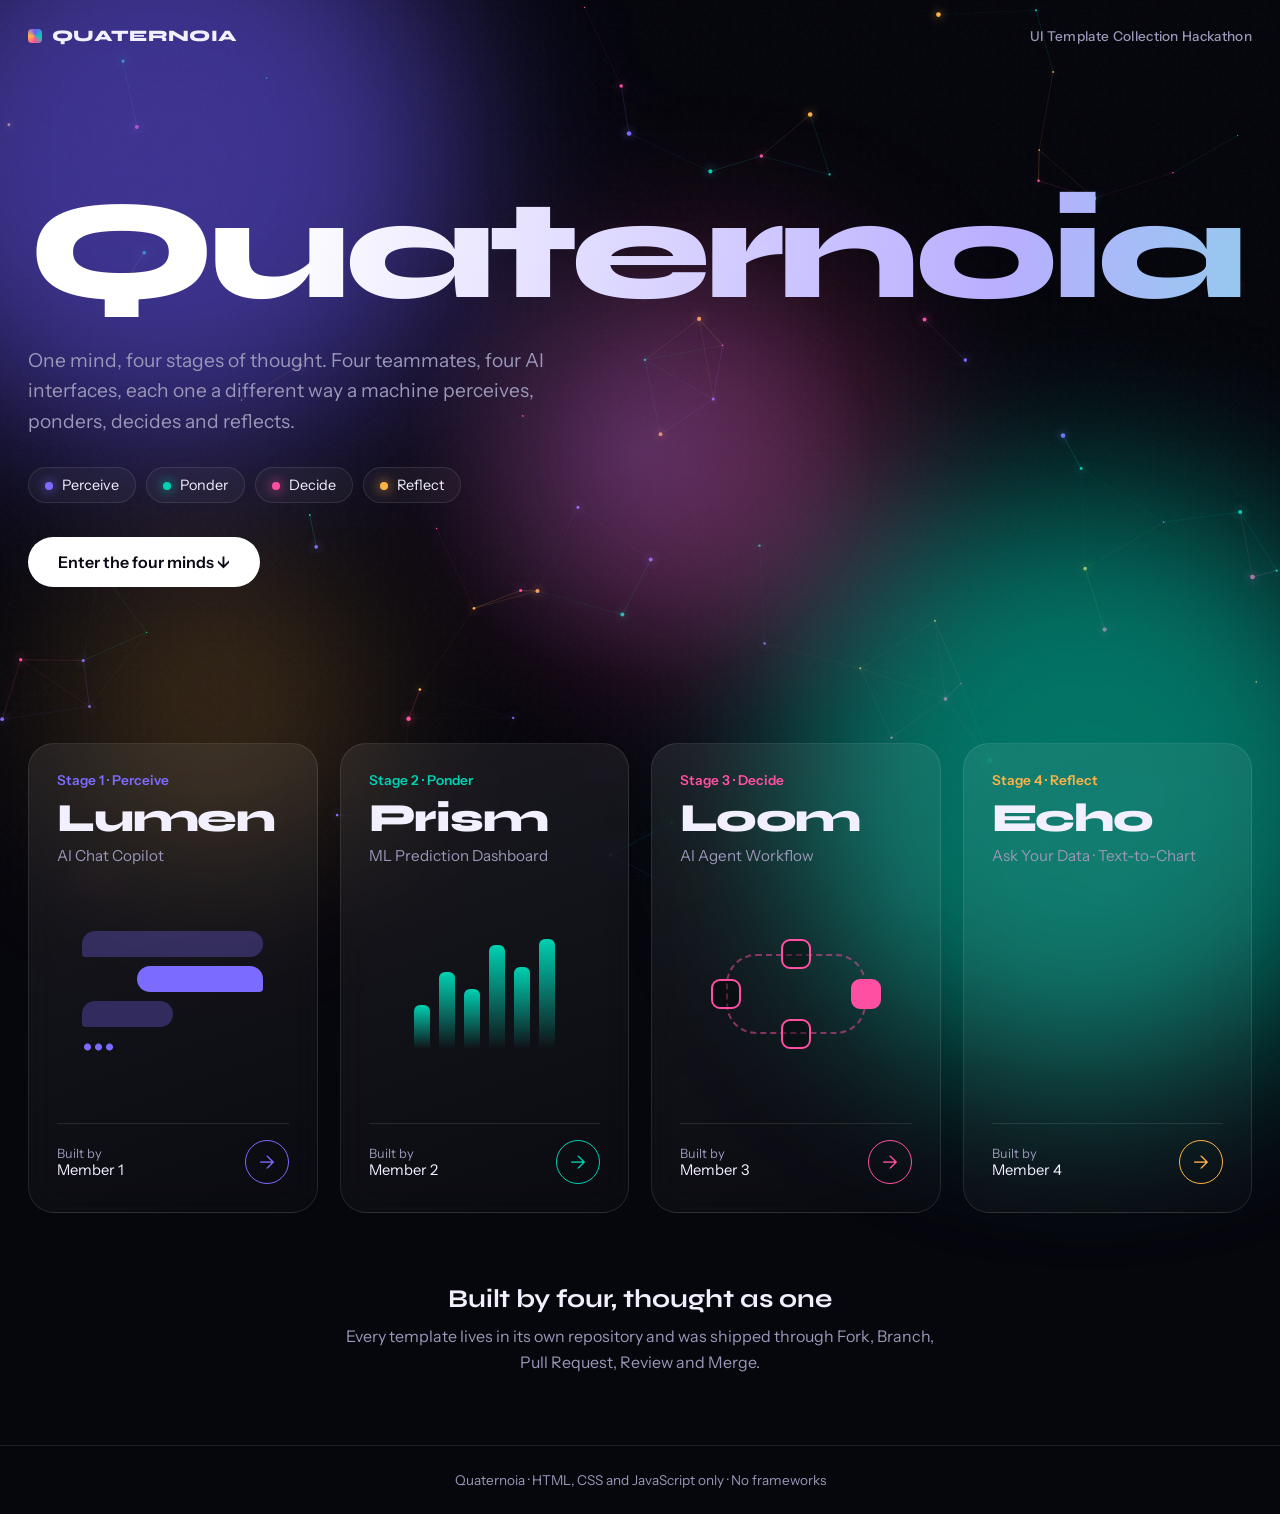
<file: index.html>
<!doctype html>
<html lang="en">
  <head>
    <meta charset="UTF-8" />
    <meta name="viewport" content="width=device-width, initial-scale=1" />
    <title>Quaternoia — Four Stages of Machine Thought</title>
    <link rel="preconnect" href="https://fonts.googleapis.com" />
    <link
      href="https://fonts.googleapis.com/css2?family=Syne:wght@600;800&family=Instrument+Sans:wght@400;500;600&display=swap"
      rel="stylesheet"
    />
    <style>
      :root {
        --bg: #06060d;
        --ink: #f2f0ff;
        --mute: #9a97b8;
        --card: rgba(255, 255, 255, 0.04);
        --line: rgba(255, 255, 255, 0.1);
      }
      * {
        box-sizing: border-box;
        margin: 0;
        padding: 0;
      }
      html {
        scroll-behavior: smooth;
      }
      body {
        background: var(--bg);
        color: var(--ink);
        font-family: "Instrument Sans", system-ui, sans-serif;
        min-height: 100vh;
        overflow-x: hidden;
      }
      canvas#sky {
        position: fixed;
        inset: 0;
        z-index: 0;
      }
      .aurora {
        position: fixed;
        inset: 0;
        z-index: 0;
        filter: blur(90px);
        opacity: 0.55;
        pointer-events: none;
      }
      .aurora i {
        position: absolute;
        width: 46vmax;
        height: 46vmax;
        border-radius: 50%;
        animation: drift 22s ease-in-out infinite alternate;
      }
      .aurora i:nth-child(1) {
        background: #6d5bff;
        top: -15%;
        left: -10%;
      }
      .aurora i:nth-child(2) {
        background: #00d1b2;
        bottom: -20%;
        right: -8%;
        animation-duration: 28s;
      }
      .aurora i:nth-child(3) {
        background: #ff4fa3;
        top: 30%;
        left: 40%;
        width: 30vmax;
        height: 30vmax;
        animation-duration: 34s;
        opacity: 0.6;
      }
      .aurora i:nth-child(4) {
        background: #ffb347;
        bottom: 5%;
        left: 5%;
        width: 24vmax;
        height: 24vmax;
        animation-duration: 26s;
        opacity: 0.4;
      }
      @keyframes drift {
        to {
          transform: translate(18vw, -12vh) scale(1.25) rotate(40deg);
        }
      }
      .grain {
        position: fixed;
        inset: 0;
        z-index: 1;
        pointer-events: none;
        opacity: 0.07;
        background-image: url("data:image/svg+xml,%3Csvg xmlns='http://www.w3.org/2000/svg' width='160' height='160'%3E%3Cfilter id='n'%3E%3CfeTurbulence baseFrequency='.9'/%3E%3C/filter%3E%3Crect width='160' height='160' filter='url(%23n)'/%3E%3C/svg%3E");
      }
      #glow {
        position: fixed;
        width: 520px;
        height: 520px;
        border-radius: 50%;
        z-index: 1;
        pointer-events: none;
        background: radial-gradient(
          circle,
          rgba(150, 130, 255, 0.2),
          transparent 65%
        );
        transform: translate(-50%, -50%);
        left: 50%;
        top: 50%;
      }
      main {
        position: relative;
        z-index: 2;
        max-width: 1280px;
        margin: auto;
        padding: 0 28px;
      }
      nav {
        display: flex;
        justify-content: space-between;
        align-items: center;
        padding: 26px 0;
        font-family: Syne;
        font-weight: 800;
        letter-spacing: 0.02em;
      }
      nav span:last-child {
        font: 500 0.85rem "Instrument Sans";
        color: var(--mute);
      }
      .logo {
        display: flex;
        gap: 10px;
        align-items: center;
      }
      .logo b {
        width: 14px;
        height: 14px;
        border-radius: 4px;
        background: conic-gradient(#6d5bff, #00d1b2, #ff4fa3, #ffb347, #6d5bff);
        animation: spin 6s linear infinite;
      }
      @keyframes spin {
        to {
          transform: rotate(360deg);
        }
      }
      .hero {
        min-height: 68vh;
        display: flex;
        flex-direction: column;
        justify-content: center;
        padding: 40px 0 20px;
      }
      h1 {
        font-family: Syne;
        font-weight: 800;
        font-size: clamp(3.2rem, 11vw, 9.5rem);
        line-height: 0.92;
        letter-spacing: -0.04em;
        background: linear-gradient(
          100deg,
          #fff 10%,
          #b9aeff 40%,
          #5ff0d6 65%,
          #ff8fc6 90%
        );
        background-size: 200% auto;
        -webkit-background-clip: text;
        background-clip: text;
        color: transparent;
        animation: shine 8s linear infinite;
      }
      @keyframes shine {
        to {
          background-position: 200% center;
        }
      }
      .lead {
        max-width: 560px;
        margin-top: 28px;
        font-size: 1.2rem;
        line-height: 1.6;
        color: var(--mute);
      }
      .stages {
        display: flex;
        gap: 10px;
        flex-wrap: wrap;
        margin-top: 30px;
      }
      .stages span {
        padding: 8px 16px;
        border: 1px solid var(--line);
        border-radius: 99px;
        font-size: 0.9rem;
        background: var(--card);
        backdrop-filter: blur(8px);
      }
      .stages span::before {
        content: "";
        display: inline-block;
        width: 8px;
        height: 8px;
        border-radius: 50%;
        background: var(--c);
        margin-right: 9px;
        box-shadow: 0 0 12px var(--c);
      }
      .cta {
        margin-top: 34px;
      }
      .cta a {
        display: inline-block;
        padding: 15px 30px;
        border-radius: 99px;
        background: #fff;
        color: #0a0a14;
        font-weight: 600;
        text-decoration: none;
        transition: 0.3s;
      }
      .cta a:hover {
        transform: translateY(-3px);
        box-shadow: 0 12px 40px rgba(150, 130, 255, 0.55);
      }
      .grid {
        display: grid;
        grid-template-columns: repeat(auto-fit, minmax(255px, 1fr));
        gap: 22px;
        padding: 60px 0 40px;
        perspective: 1200px;
      }
      .card {
        --c: #fff;
        position: relative;
        display: flex;
        flex-direction: column;
        min-height: 470px;
        padding: 28px;
        border-radius: 26px;
        text-decoration: none;
        color: inherit;
        background: linear-gradient(
          160deg,
          rgba(255, 255, 255, 0.08),
          rgba(255, 255, 255, 0.02)
        );
        border: 1px solid var(--line);
        backdrop-filter: blur(16px);
        overflow: hidden;
        transform-style: preserve-3d;
        transition:
          transform 0.25s ease,
          border-color 0.3s,
          box-shadow 0.4s;
        opacity: 0;
        animation: rise 0.9s cubic-bezier(0.2, 0.8, 0.2, 1) forwards;
      }
      .card:nth-child(2) {
        animation-delay: 0.12s;
      }
      .card:nth-child(3) {
        animation-delay: 0.24s;
      }
      .card:nth-child(4) {
        animation-delay: 0.36s;
      }
      @keyframes rise {
        from {
          opacity: 0;
          transform: translateY(60px);
        }
        to {
          opacity: 1;
        }
      }
      .card::before {
        content: "";
        position: absolute;
        inset: 0;
        background: radial-gradient(
          420px circle at var(--mx, 50%) var(--my, 0%),
          color-mix(in srgb, var(--c) 38%, transparent),
          transparent 60%
        );
        opacity: 0;
        transition: opacity 0.4s;
      }
      .card:hover {
        border-color: var(--c);
        box-shadow: 0 30px 80px -20px var(--c);
      }
      .card:hover::before {
        opacity: 1;
      }
      .card > * {
        position: relative;
      }
      .stage {
        font-size: 0.85rem;
        color: var(--c);
        font-weight: 600;
      }
      .card h2 {
        font-family: Syne;
        font-weight: 800;
        font-size: 2.5rem;
        letter-spacing: -0.03em;
        margin: 6px 0 4px;
      }
      .card .kind {
        color: var(--mute);
        font-size: 0.95rem;
      }
      .art {
        flex: 1;
        display: flex;
        align-items: center;
        justify-content: center;
        margin: 18px 0;
        min-height: 130px;
        transition: transform 0.4s;
      }
      .card:hover .art {
        transform: scale(1.1) translateZ(40px);
      }
      .who {
        display: flex;
        align-items: center;
        justify-content: space-between;
        padding-top: 16px;
        border-top: 1px solid var(--line);
        font-size: 0.92rem;
      }
      .who em {
        font-style: normal;
        color: var(--mute);
        display: block;
        font-size: 0.8rem;
      }
      .go {
        width: 44px;
        height: 44px;
        border-radius: 50%;
        display: grid;
        place-items: center;
        border: 1px solid var(--c);
        color: var(--c);
        transition: 0.35s;
        font-size: 1.2rem;
      }
      .card:hover .go {
        background: var(--c);
        color: #0a0a14;
        transform: rotate(-45deg) scale(1.1);
      }
      /* art 1: chat */
      .chat {
        display: grid;
        gap: 9px;
        width: 78%;
      }
      .chat i {
        height: 26px;
        border-radius: 14px 14px 14px 4px;
        background: color-mix(in srgb, var(--c) 30%, transparent);
        animation: pop 3.2s infinite;
      }
      .chat i:nth-child(2) {
        width: 70%;
        margin-left: auto;
        border-radius: 14px 14px 4px 14px;
        background: var(--c);
        animation-delay: 0.6s;
      }
      .chat i:nth-child(3) {
        width: 50%;
        animation-delay: 1.2s;
      }
      .chat i:nth-child(4) {
        width: 34px;
        height: 22px;
        animation-delay: 1.8s;
        background: radial-gradient(circle, var(--c) 3px, transparent 4px) 0
          50%/11px 100% repeat-x;
      }
      @keyframes pop {
        0%,
        10% {
          opacity: 0;
          transform: translateY(10px);
        }
        25%,
        85% {
          opacity: 1;
          transform: none;
        }
        100% {
          opacity: 0;
        }
      }
      /* art 2: bars */
      .bars {
        display: flex;
        align-items: flex-end;
        gap: 9px;
        height: 110px;
      }
      .bars i {
        width: 16px;
        border-radius: 6px 6px 2px 2px;
        background: linear-gradient(var(--c), transparent);
        animation: grow 2.6s ease-in-out infinite alternate;
      }
      .bars i:nth-child(1) {
        height: 40%;
      }
      .bars i:nth-child(2) {
        height: 70%;
        animation-delay: 0.2s;
      }
      .bars i:nth-child(3) {
        height: 55%;
        animation-delay: 0.4s;
      }
      .bars i:nth-child(4) {
        height: 95%;
        animation-delay: 0.6s;
      }
      .bars i:nth-child(5) {
        height: 75%;
        animation-delay: 0.8s;
      }
      .bars i:nth-child(6) {
        height: 100%;
        animation-delay: 1s;
      }
      @keyframes grow {
        to {
          transform: scaleY(0.45);
          transform-origin: bottom;
        }
      }
      /* art 3: nodes */
      .nodes {
        position: relative;
        width: 170px;
        height: 110px;
      }
      .nodes i {
        position: absolute;
        width: 30px;
        height: 30px;
        border-radius: 9px;
        border: 2px solid var(--c);
        background: rgba(0, 0, 0, 0.4);
        animation: float 3s ease-in-out infinite alternate;
      }
      .nodes i:nth-child(1) {
        left: 0;
        top: 40px;
      }
      .nodes i:nth-child(2) {
        left: 70px;
        top: 0;
        animation-delay: 0.5s;
      }
      .nodes i:nth-child(3) {
        left: 70px;
        top: 80px;
        animation-delay: 1s;
      }
      .nodes i:nth-child(4) {
        right: 0;
        top: 40px;
        background: var(--c);
        animation-delay: 1.5s;
      }
      .nodes::before {
        content: "";
        position: absolute;
        inset: 15px 15px;
        border: 2px dashed color-mix(in srgb, var(--c) 50%, transparent);
        border-radius: 30px;
        animation: dash 4s linear infinite;
      }
      @keyframes float {
        to {
          transform: translateY(-9px);
        }
      }
      @keyframes dash {
        to {
          transform: rotate(3deg) scale(1.03);
        }
      }
      /* art 4: wave */
      .wave {
        display: flex;
        align-items: center;
        gap: 5px;
        height: 110px;
      }
      .wave i {
        width: 6px;
        border-radius: 4px;
        background: var(--c);
        animation: eq 1.2s ease-in-out infinite;
      }
      .wave i:nth-child(odd) {
        animation-delay: 0.15s;
      }
      .wave i:nth-child(3n) {
        animation-delay: 0.35s;
      }
      .wave i:nth-child(4n) {
        animation-delay: 0.55s;
      }
      @keyframes eq {
        0%,
        100% {
          height: 14px;
        }
        50% {
          height: 100px;
        }
      }
      .team {
        padding: 30px 0 70px;
        text-align: center;
      }
      .team h3 {
        font-family: Syne;
        font-size: 1.6rem;
        margin-bottom: 10px;
      }
      .team p {
        color: var(--mute);
        max-width: 600px;
        margin: auto;
        line-height: 1.6;
      }
      footer {
        position: relative;
        z-index: 2;
        text-align: center;
        padding: 26px;
        color: var(--mute);
        font-size: 0.85rem;
        border-top: 1px solid var(--line);
      }
      @media (max-width: 600px) {
        .card {
          min-height: 420px;
        }
      }
      @media (prefers-reduced-motion: reduce) {
        * {
          animation: none !important;
        }
        .card {
          opacity: 1;
        }
      }
    </style>
  </head>
  <body>
    <canvas id="sky"></canvas>
    <div class="aurora"><i></i><i></i><i></i><i></i></div>
    <div class="grain"></div>
    <div id="glow"></div>

    <main>
      <nav>
        <div class="logo"><b></b>QUATERNOIA</div>
        <span>UI Template Collection Hackathon</span>
      </nav>

      <section class="hero">
        <h1>Quaternoia</h1>
        <p class="lead">
          One mind, four stages of thought. Four teammates, four AI interfaces,
          each one a different way a machine perceives, ponders, decides and
          reflects.
        </p>
        <div class="stages" style="--c: #fff">
          <span style="--c: #7c6bff">Perceive</span
          ><span style="--c: #00d1b2">Ponder</span
          ><span style="--c: #ff4fa3">Decide</span
          ><span style="--c: #ffb347">Reflect</span>
        </div>
        <div class="cta"><a href="#worlds">Enter the four minds ↓</a></div>
      </section>

      <section class="grid" id="worlds"></section>

      <section class="team">
        <h3>Built by four, thought as one</h3>
        <p>
          Every template lives in its own repository and was shipped through
          Fork, Branch, Pull Request, Review and Merge.
        </p>
      </section>
    </main>
    <footer>Quaternoia · HTML, CSS and JavaScript only · No frameworks</footer>

    <script>
      
      const MINDS = [
        {
          stage: "Stage 1 · Perceive",
          name: "Lumen",
          kind: "AI Chat Copilot",
          color: "#7c6bff",
          art: "chat",
          member: "Member 1",
          repo: "https://20-mithra-06.github.io/quaternoia/lumen-ai-chat/",
        },
        {
          stage: "Stage 2 · Ponder",
          name: "Prism",
          kind: "ML Prediction Dashboard",
          color: "#00d1b2",
          art: "bars",
          member: "Member 2",
          repo: "https://20-mithra-06.github.io/quaternoia/prism-ml-dashboard/",
        },
        {
          stage: "Stage 3 · Decide",
          name: "Loom",
          kind: "AI Agent Workflow",
          color: "#ff4fa3",
          art: "nodes",
          member: "Member 3",
          repo: "https://20-mithra-06.github.io/quaternoia/loom-agent-workflow/",
        },
        {
          stage: "Stage 4 · Reflect",
          name: "Echo",
          kind: "Ask Your Data · Text-to-Chart",
          color: "#ffb347",
          art: "wave",
          member: "Member 4",
          repo: "https://github.com/YOUR-USERNAME-4/echo-ask-your-data",
        },
      ];
      const arts = {
        chat: '<div class="chat"><i></i><i></i><i></i><i></i></div>',
        bars: '<div class="bars"><i></i><i></i><i></i><i></i><i></i><i></i></div>',
        nodes: '<div class="nodes"><i></i><i></i><i></i><i></i></div>',
        wave: '<div class="wave">' + "<i></i>".repeat(13) + "</div>",
      };
      const grid = document.getElementById("worlds");
      MINDS.forEach((m) => {
        const a = document.createElement("a");
        a.className = "card";
        a.href = m.repo;
        a.target = "_blank";
        a.rel = "noopener";
        a.style.setProperty("--c", m.color);
        a.innerHTML = `<div class="stage">${m.stage}</div><h2>${m.name}</h2><div class="kind">${m.kind}</div>
  <div class="art">${arts[m.art]}</div>
  <div class="who"><div><em>Built by</em>${m.member}</div><div class="go">→</div></div>`;
        a.addEventListener("mousemove", (e) => {
          const r = a.getBoundingClientRect(),
            x = e.clientX - r.left,
            y = e.clientY - r.top;
          a.style.setProperty("--mx", x + "px");
          a.style.setProperty("--my", y + "px");
          a.style.transform = `rotateY(${(x / r.width - 0.5) * 14}deg) rotateX(${-(y / r.height - 0.5) * 14}deg) translateY(-8px)`;
        });
        a.addEventListener("mouseleave", () => (a.style.transform = ""));
        grid.appendChild(a);
      });

      /* cursor glow */
      const glow = document.getElementById("glow");
      addEventListener("mousemove", (e) => {
        glow.style.left = e.clientX + "px";
        glow.style.top = e.clientY + "px";
      });

      /* living neural sky */
      const cv = document.getElementById("sky"),
        ctx = cv.getContext("2d");
      let W,
        H,
        P = [],
        mouse = { x: -999, y: -999 };
      const cols = ["#7c6bff", "#00d1b2", "#ff4fa3", "#ffb347"];
      function size() {
        W = cv.width = innerWidth;
        H = cv.height = innerHeight;
        P = Array.from(
          { length: Math.min(110, Math.floor((W * H) / 14000)) },
          () => ({
            x: Math.random() * W,
            y: Math.random() * H,
            vx: (Math.random() - 0.5) * 0.5,
            vy: (Math.random() - 0.5) * 0.5,
            c: cols[(Math.random() * 4) | 0],
            r: Math.random() * 1.8 + 0.6,
          }),
        );
      }
      addEventListener("resize", size);
      size();
      addEventListener("mousemove", (e) => {
        mouse.x = e.clientX;
        mouse.y = e.clientY;
      });
      (function loop() {
        ctx.clearRect(0, 0, W, H);
        for (const p of P) {
          p.x += p.vx;
          p.y += p.vy;
          if (p.x < 0 || p.x > W) p.vx *= -1;
          if (p.y < 0 || p.y > H) p.vy *= -1;
          const dx = p.x - mouse.x,
            dy = p.y - mouse.y,
            d = Math.hypot(dx, dy);
          if (d < 140) {
            p.x += (dx / d) * 1.6;
            p.y += (dy / d) * 1.6;
          }
          ctx.beginPath();
          ctx.arc(p.x, p.y, p.r, 0, 7);
          ctx.fillStyle = p.c;
          ctx.shadowColor = p.c;
          ctx.shadowBlur = 10;
          ctx.fill();
        }
        ctx.shadowBlur = 0;
        for (let i = 0; i < P.length; i++)
          for (let j = i + 1; j < P.length; j++) {
            const d = Math.hypot(P[i].x - P[j].x, P[i].y - P[j].y);
            if (d < 120) {
              ctx.strokeStyle = P[i].c;
              ctx.globalAlpha = (1 - d / 120) * 0.28;
              ctx.beginPath();
              ctx.moveTo(P[i].x, P[i].y);
              ctx.lineTo(P[j].x, P[j].y);
              ctx.stroke();
              ctx.globalAlpha = 1;
            }
          }
        requestAnimationFrame(loop);
      })();
    </script>
  </body>
</html>
</file>
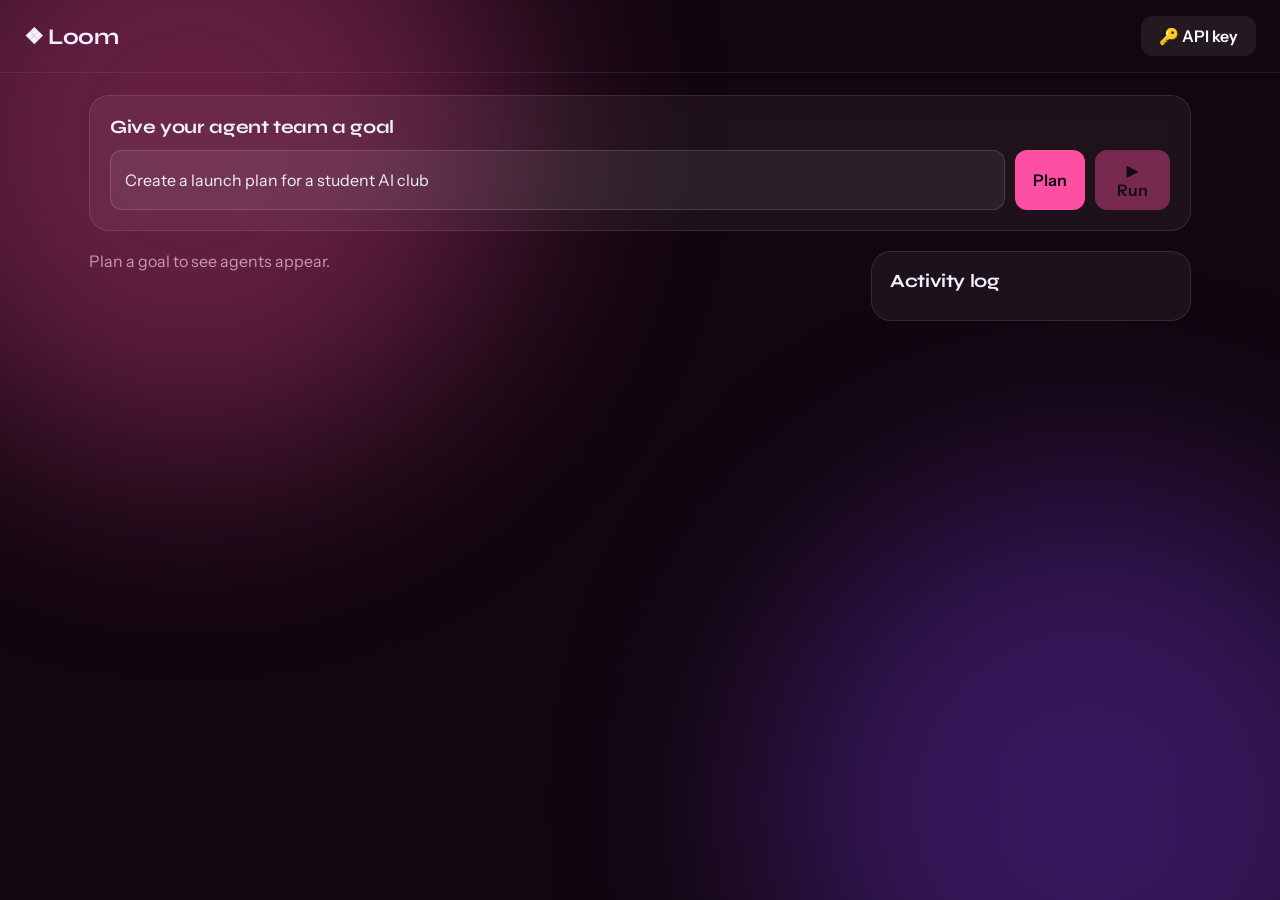
<file: loom-agent-workflow/index.html>
<!DOCTYPE html><html lang="en"><head><meta charset="UTF-8"><meta name="viewport" content="width=device-width,initial-scale=1"><link href="https://fonts.googleapis.com/css2?family=Syne:wght@600;800&family=Instrument+Sans:wght@400;500;600&display=swap" rel="stylesheet"><link rel="stylesheet" href="style.css"><title>Loom · AI Agent Workflow</title></head><body>
<header class="top"><h1>❖ Loom</h1><div><button class="ghost" id="keyBtn">🔑 API key</button></div></header>
<main class="wrap">
 <section class="glass goal"><h3>Give your agent team a goal</h3>
  <div class="row"><input id="goal" placeholder="e.g. Launch plan for a student coding club" value="Create a launch plan for a student AI club"><button id="plan">Plan</button><button id="run" disabled>▶ Run</button></div></section>
 <section class="cols"><div id="flow" class="flow"><p class="mut">Plan a goal to see agents appear.</p></div>
  <aside class="glass logp"><h3>Activity log</h3><div id="log"></div></aside></section>
</main>
<dialog id="keyDlg"><h3>Free Google Gemini key</h3><p>Create a free key at <a href="https://aistudio.google.com/apikey" target="_blank" rel="noopener">aistudio.google.com/apikey</a>. It is saved only in this browser.</p><input id="keyIn" type="password" placeholder="Paste API key (AIza...)"><input id="modelIn" placeholder="Model, default gemini-2.5-flash"><button id="keySave">Save</button></dialog>
<script src="script.js"></script></body></html>
</file>
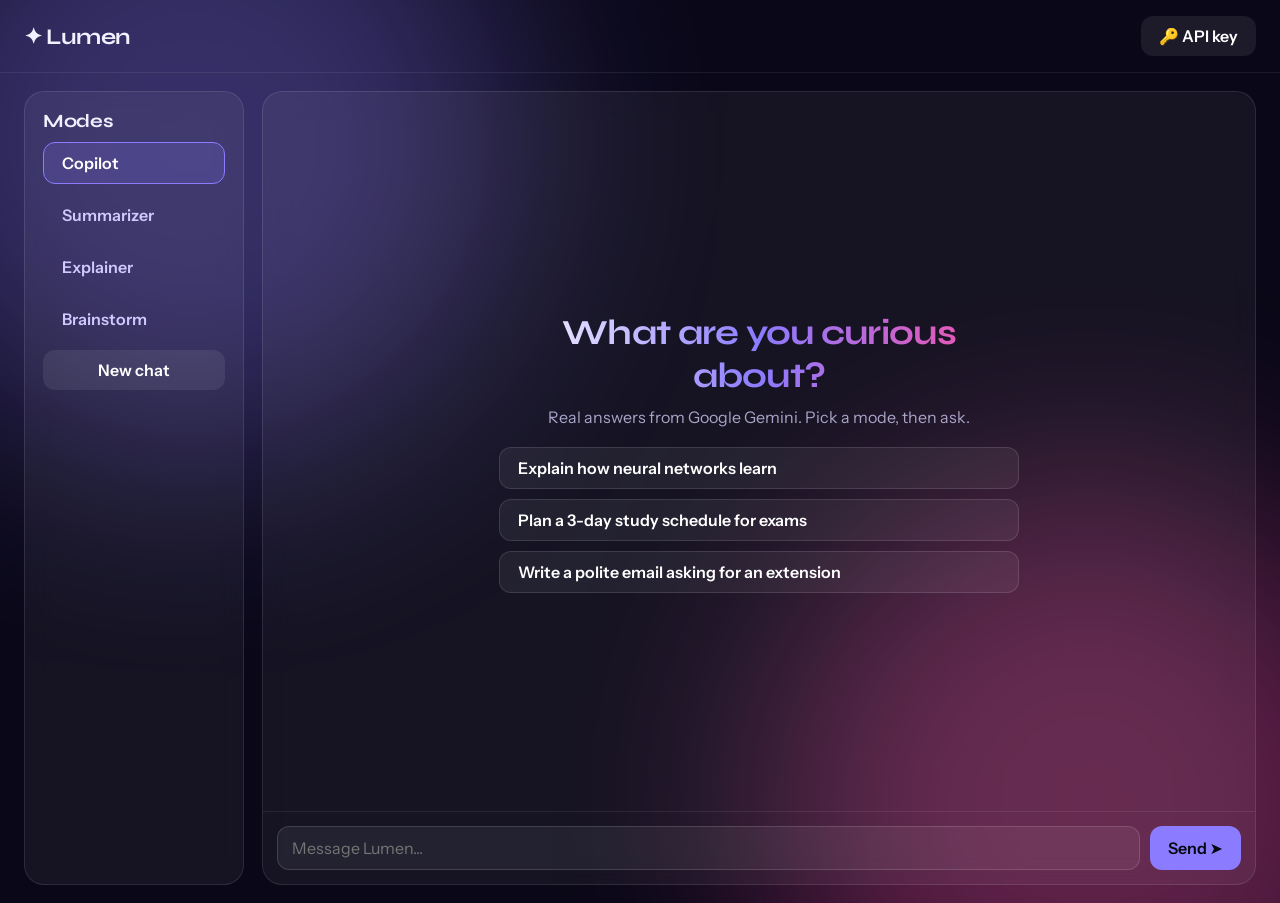
<file: lumen-ai-chat/index.html>
<!doctype html>
<html lang="en">
  <head>
    <meta charset="UTF-8" />
    <meta name="viewport" content="width=device-width,initial-scale=1" />
    <link
      href="https://fonts.googleapis.com/css2?family=Syne:wght@600;800&family=Instrument+Sans:wght@400;500;600&display=swap"
      rel="stylesheet"
    />
    <link rel="stylesheet" href="style.css" />
    <title>Lumen · AI Chat Copilot</title>
  </head>
  <body>
    <header class="top">
      <h1>✦ Lumen</h1>
      <div><button class="ghost" id="keyBtn">🔑 API key</button></div>
    </header>
    <div class="app">
      <aside class="glass">
        <h3>Modes</h3>
        <button
          class="mode on"
          data-s="You are Lumen, a warm, concise AI copilot. Use short paragraphs and **bold** key points."
        >
          Copilot
        </button>
        <button
          class="mode"
          data-s="You summarize anything the user pastes into 3 crisp bullets plus a one-line takeaway."
        >
          Summarizer
        </button>
        <button
          class="mode"
          data-s="You explain concepts simply like to a curious 12 year old, with one analogy."
        >
          Explainer
        </button>
        <button
          class="mode"
          data-s="You brainstorm 6 creative, specific ideas as a bullet list, each with a one-line reason."
        >
          Brainstorm
        </button>
        <button class="ghost" id="clear">New chat</button>
      </aside>
      <section class="chat glass">
        <div id="log">
          <div id="hero">
            <h2>What are you curious about?</h2>
            <p>Real answers from Google Gemini. Pick a mode, then ask.</p>
            <div class="chips">
              <button class="chip">Explain how neural networks learn</button
              ><button class="chip">
                Plan a 3-day study schedule for exams</button
              ><button class="chip">
                Write a polite email asking for an extension
              </button>
            </div>
          </div>
        </div>
        <form id="f">
          <input
            id="in"
            placeholder="Message Lumen..."
            autocomplete="off"
          /><button>Send ➤</button>
        </form>
      </section>
    </div>
    <dialog id="keyDlg">
      <h3>Free Google Gemini key</h3>
      <p>
        Create a free key at
        <a
          href="https://aistudio.google.com/apikey"
          target="_blank"
          rel="noopener"
          >aistudio.google.com/apikey</a
        >. It is saved only in this browser.
      </p>
      <input
        id="keyIn"
        type="password"
        placeholder="Paste API key (AIza...)"
      /><input
        id="modelIn"
        placeholder="Model, default gemini-2.5-flash"
      /><button id="keySave">Save</button>
    </dialog>
    <script src="script.js"></script>
  </body>
</html>
</file>
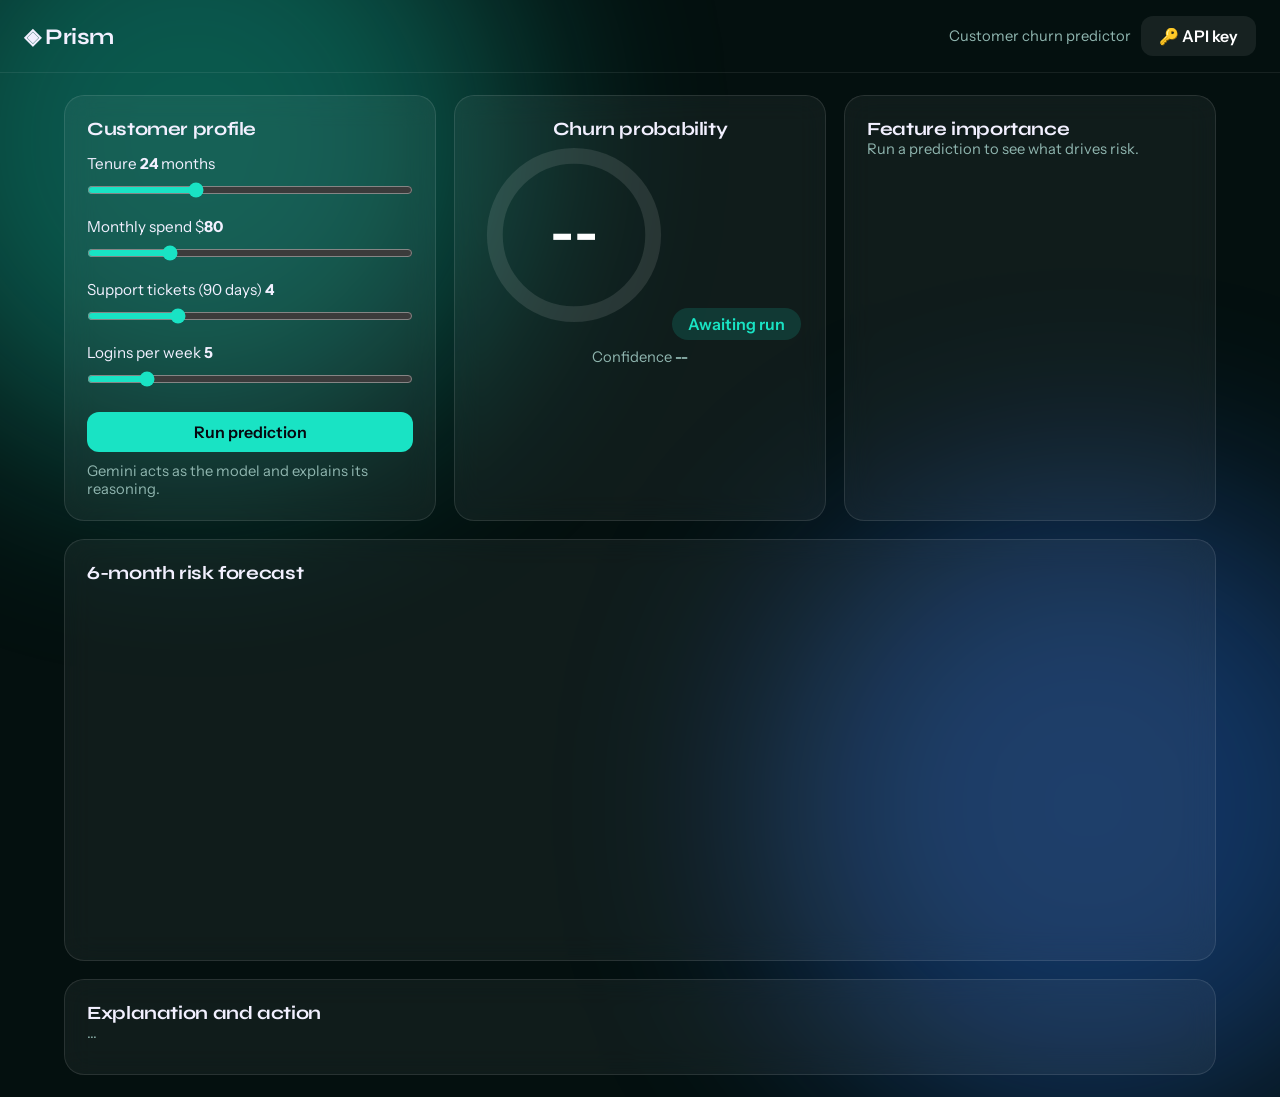
<file: prism-ml-dashboard/index.html>
<!doctype html>
<html lang="en">
  <head>
    <meta charset="UTF-8" />
    <meta name="viewport" content="width=device-width,initial-scale=1" />
    <link
      href="https://fonts.googleapis.com/css2?family=Syne:wght@600;800&family=Instrument+Sans:wght@400;500;600&display=swap"
      rel="stylesheet"
    />
    <link rel="stylesheet" href="style.css" />
    <title>Prism · ML Prediction Dashboard</title>
  </head>
  <body>
    <header class="top">
      <h1>◈ Prism</h1>
      <div>
        <span class="mut">Customer churn predictor</span
        ><button class="ghost" id="keyBtn">🔑 API key</button>
      </div>
    </header>
    <main class="grid">
      <section class="glass card">
        <h3>Customer profile</h3>
        <label
          >Tenure <b id="v0">24</b> months<input
            type="range"
            id="s0"
            min="1"
            max="72"
            value="24"
        /></label>
        <label
          >Monthly spend $<b id="v1">80</b
          ><input type="range" id="s1" min="10" max="300" value="80"
        /></label>
        <label
          >Support tickets (90 days) <b id="v2">4</b
          ><input type="range" id="s2" min="0" max="15" value="4"
        /></label>
        <label
          >Logins per week <b id="v3">5</b
          ><input type="range" id="s3" min="0" max="30" value="5"
        /></label>
        <button id="go">Run prediction</button>
        <p class="mut" id="msg">
          Gemini acts as the model and explains its reasoning.
        </p>
      </section>
      <section class="glass card gauge">
        <h3>Churn probability</h3>
        <svg viewBox="0 0 120 120">
          <circle cx="60" cy="60" r="50" class="trk" />
          <circle cx="60" cy="60" r="50" id="ring" />
          <text x="60" y="68" id="pct">--</text>
        </svg>
        <div class="pill" id="risk">Awaiting run</div>
        <p class="mut">Confidence <b id="conf">--</b></p>
      </section>
      <section class="glass card">
        <h3>Feature importance</h3>
        <div id="fac" class="mut">
          Run a prediction to see what drives risk.
        </div>
      </section>
      <section class="glass card wide">
        <h3>6-month risk forecast</h3>
        <svg viewBox="0 0 600 190" id="fc"></svg>
      </section>
      <section class="glass card wide">
        <h3>Explanation and action</h3>
        <p id="exp" class="mut">...</p>
        <p id="act"></p>
      </section>
    </main>
    <dialog id="keyDlg">
      <h3>Free Google Gemini key</h3>
      <p>
        Create a free key at
        <a
          href="https://aistudio.google.com/apikey"
          target="_blank"
          rel="noopener"
          >aistudio.google.com/apikey</a
        >. It is saved only in this browser.
      </p>
      <input
        id="keyIn"
        type="password"
        placeholder="Paste API key (AIza...)"
      /><input
        id="modelIn"
        placeholder="Model, default gemini-2.5-flash"
      /><button id="keySave">Save</button>
    </dialog>
    <script src="script.js"></script>
  </body>
</html>
</file>
<file: loom-agent-workflow/style.css>
:root{--bg:#12060f;--a:#ff4fa3;--b:#7c3aed}
*{box-sizing:border-box;margin:0;padding:0}
body{font-family:'Instrument Sans',system-ui,sans-serif;background:var(--bg);color:#f2f0ff;min-height:100vh;overflow-x:hidden}
body::before,body::after{content:"";position:fixed;z-index:-1;width:50vmax;height:50vmax;border-radius:50%;filter:blur(110px);opacity:.35;animation:dr 20s ease-in-out infinite alternate}
body::before{background:var(--a);top:-20%;left:-10%}body::after{background:var(--b);bottom:-25%;right:-10%;animation-duration:27s}
@keyframes dr{to{transform:translate(14vw,10vh) scale(1.2)}}
h1,h2,h3{font-family:Syne,sans-serif;letter-spacing:-.02em}
button,input,textarea,select{font:inherit;color:inherit}
button{cursor:pointer;border:0;border-radius:12px;padding:10px 18px;background:var(--a);color:#07070f;font-weight:600;transition:.25s}
button:hover:not(:disabled){transform:translateY(-2px);box-shadow:0 8px 28px -6px var(--a)}
button:disabled{opacity:.4;cursor:not-allowed}button.ghost{background:rgba(255,255,255,.08);color:#fff}
input,textarea{background:rgba(255,255,255,.06);border:1px solid rgba(255,255,255,.14);border-radius:12px;padding:11px 14px;outline:0;width:100%;transition:.2s}
input:focus,textarea:focus{border-color:var(--a);box-shadow:0 0 0 3px color-mix(in srgb,var(--a) 25%,transparent)}
dialog{margin:auto;padding:24px;border-radius:18px;background:#14142a;color:#fff;border:1px solid var(--a);width:min(430px,92vw)}dialog::backdrop{background:#000b}
dialog>*{display:block;margin-bottom:12px}dialog a,.top a{color:var(--a)}
.top{display:flex;justify-content:space-between;align-items:center;gap:12px;padding:16px 24px;border-bottom:1px solid rgba(255,255,255,.08)}
.top h1{font-size:1.4rem}.top div{display:flex;gap:10px;align-items:center}
.glass{background:rgba(255,255,255,.05);border:1px solid rgba(255,255,255,.1);border-radius:20px;backdrop-filter:blur(14px);transition:.3s}
.glass:hover{border-color:color-mix(in srgb,var(--a) 55%,transparent)}
.err{color:#ff8a9b}
@media(prefers-reduced-motion:reduce){*{animation:none!important}}
.wrap{max-width:1150px;margin:auto;padding:22px 24px}.goal{padding:20px;margin-bottom:20px}.row{display:flex;gap:10px;margin-top:12px}.mut{color:#c79ab4}
.cols{display:grid;grid-template-columns:1fr 320px;gap:20px;align-items:start}
.flow{display:flex;flex-direction:column;gap:0}
.node{position:relative;padding:18px 18px 18px 64px;margin-bottom:26px;animation:in .5s both}@keyframes in{from{opacity:0;transform:translateX(-24px)}}
.node:not(:last-child)::after{content:"";position:absolute;left:34px;bottom:-26px;height:26px;width:2px;background:linear-gradient(var(--a),transparent)}
.ava{position:absolute;left:14px;top:16px;width:40px;height:40px;border-radius:12px;display:grid;place-items:center;font-weight:800;background:rgba(255,255,255,.1);border:2px solid #fff3}
.node h4{font:700 1.05rem Syne}.node small{color:#c79ab4}.node p{margin-top:8px;font-size:.92rem;line-height:1.5;color:#e8d6e0}
.badge{float:right;font-size:.75rem;padding:3px 10px;border-radius:99px;background:#fff1}
.running{border-color:var(--a);box-shadow:0 0 36px -8px var(--a)}.running .ava{animation:pu 1s infinite;border-color:var(--a)}@keyframes pu{50%{box-shadow:0 0 0 10px #ff4fa322}}
.done .ava{background:#22c55e;color:#04120a}.done .badge{background:#22c55e33;color:#7dffae}
.error{border-color:#ff5d6c}.error .badge{background:#ff5d6c33;color:#ff8a9b}.waiting{border-color:#ffb347}.waiting .badge{background:#ffb34733;color:#ffd08a}
.acts{display:flex;gap:8px;margin-top:12px}.acts button{padding:8px 14px}.acts .no{background:#ff5d6c}
.logp{padding:18px;position:sticky;top:14px}#log{max-height:420px;overflow:auto;font-size:.85rem;display:grid;gap:8px;margin-top:10px}#log div{padding-left:10px;border-left:2px solid var(--a);color:#e8d6e0}
@media(max-width:860px){.cols{grid-template-columns:1fr}.row{flex-wrap:wrap}}
</file>
<file: lumen-ai-chat/style.css>
:root {
  --bg: #0a0818;
  --a: #8b7bff;
  --b: #ff4fa3;
}
* {
  box-sizing: border-box;
  margin: 0;
  padding: 0;
}
body {
  font-family: "Instrument Sans", system-ui, sans-serif;
  background: var(--bg);
  color: #f2f0ff;
  min-height: 100vh;
  overflow-x: hidden;
}
body::before,
body::after {
  content: "";
  position: fixed;
  z-index: -1;
  width: 50vmax;
  height: 50vmax;
  border-radius: 50%;
  filter: blur(110px);
  opacity: 0.35;
  animation: dr 20s ease-in-out infinite alternate;
}
body::before {
  background: var(--a);
  top: -20%;
  left: -10%;
}
body::after {
  background: var(--b);
  bottom: -25%;
  right: -10%;
  animation-duration: 27s;
}
@keyframes dr {
  to {
    transform: translate(14vw, 10vh) scale(1.2);
  }
}
h1,
h2,
h3 {
  font-family: Syne, sans-serif;
  letter-spacing: -0.02em;
}
button,
input,
textarea,
select {
  font: inherit;
  color: inherit;
}
button {
  cursor: pointer;
  border: 0;
  border-radius: 12px;
  padding: 10px 18px;
  background: var(--a);
  color: #07070f;
  font-weight: 600;
  transition: 0.25s;
}
button:hover:not(:disabled) {
  transform: translateY(-2px);
  box-shadow: 0 8px 28px -6px var(--a);
}
button:disabled {
  opacity: 0.4;
  cursor: not-allowed;
}
button.ghost {
  background: rgba(255, 255, 255, 0.08);
  color: #fff;
}
input,
textarea {
  background: rgba(255, 255, 255, 0.06);
  border: 1px solid rgba(255, 255, 255, 0.14);
  border-radius: 12px;
  padding: 11px 14px;
  outline: 0;
  width: 100%;
  transition: 0.2s;
}
input:focus,
textarea:focus {
  border-color: var(--a);
  box-shadow: 0 0 0 3px color-mix(in srgb, var(--a) 25%, transparent);
}
dialog {
  margin: auto;
  padding: 24px;
  border-radius: 18px;
  background: #14142a;
  color: #fff;
  border: 1px solid var(--a);
  width: min(430px, 92vw);
}
dialog::backdrop {
  background: #000b;
}
dialog > * {
  display: block;
  margin-bottom: 12px;
}
dialog a,
.top a {
  color: var(--a);
}
.top {
  display: flex;
  justify-content: space-between;
  align-items: center;
  gap: 12px;
  padding: 16px 24px;
  border-bottom: 1px solid rgba(255, 255, 255, 0.08);
}
.top h1 {
  font-size: 1.4rem;
}
.top div {
  display: flex;
  gap: 10px;
  align-items: center;
}
.glass {
  background: rgba(255, 255, 255, 0.05);
  border: 1px solid rgba(255, 255, 255, 0.1);
  border-radius: 20px;
  backdrop-filter: blur(14px);
  transition: 0.3s;
}
.glass:hover {
  border-color: color-mix(in srgb, var(--a) 55%, transparent);
}
.err {
  color: #ff8a9b;
}
@media (prefers-reduced-motion: reduce) {
  * {
    animation: none !important;
  }
}
.app {
  display: grid;
  grid-template-columns: 220px 1fr;
  gap: 18px;
  padding: 18px 24px;
  height: calc(100vh - 70px);
}
aside {
  padding: 18px;
  display: flex;
  flex-direction: column;
  gap: 10px;
}
.mode {
  background: transparent;
  color: #cfc9ff;
  text-align: left;
  border: 1px solid transparent;
}
.mode.on,
.mode:hover {
  background: rgba(139, 123, 255, 0.18);
  border-color: var(--a);
  color: #fff;
}
.chat {
  display: flex;
  flex-direction: column;
  overflow: hidden;
}
#log {
  flex: 1;
  overflow: auto;
  padding: 24px;
  display: flex;
  flex-direction: column;
  gap: 14px;
}
#hero {
  margin: auto;
  text-align: center;
  max-width: 520px;
}
#hero h2 {
  font-size: 2.2rem;
  background: linear-gradient(90deg, #fff, var(--a), var(--b));
  -webkit-background-clip: text;
  background-clip: text;
  color: transparent;
}
#hero p {
  color: #a9a5c8;
  margin: 10px 0 20px;
}
.chips {
  display: grid;
  gap: 10px;
}
.chip {
  background: rgba(255, 255, 255, 0.06);
  color: #fff;
  text-align: left;
  border: 1px solid rgba(255, 255, 255, 0.12);
}
.msg {
  max-width: 78%;
  padding: 12px 16px;
  border-radius: 18px;
  line-height: 1.55;
  animation: in 0.4s ease;
}
@keyframes in {
  from {
    opacity: 0;
    transform: translateY(12px);
  }
}
.me {
  align-self: flex-end;
  background: linear-gradient(135deg, var(--a), #6a5cf0);
  color: #fff;
  border-bottom-right-radius: 4px;
}
.ai {
  background: rgba(255, 255, 255, 0.07);
  border-bottom-left-radius: 4px;
}
.ai pre {
  background: #0008;
  padding: 10px;
  border-radius: 10px;
  overflow: auto;
  margin: 6px 0;
}
.ai code {
  background: #0006;
  padding: 1px 6px;
  border-radius: 6px;
}
.dots i {
  display: inline-block;
  width: 8px;
  height: 8px;
  margin: 0 3px;
  border-radius: 50%;
  background: var(--a);
  animation: b 1s infinite;
}
.dots i:nth-child(2) {
  animation-delay: 0.15s;
}
.dots i:nth-child(3) {
  animation-delay: 0.3s;
}
@keyframes b {
  50% {
    transform: translateY(-7px);
    opacity: 0.4;
  }
}
form {
  display: flex;
  gap: 10px;
  padding: 14px;
  border-top: 1px solid rgba(255, 255, 255, 0.08);
}
form input {
  flex: 1;
}
@media (max-width: 760px) {
  .app {
    grid-template-columns: 1fr;
    height: auto;
  }
  aside {
    flex-direction: row;
    flex-wrap: wrap;
  }
  .chat {
    height: 70vh;
  }
  .msg {
    max-width: 92%;
  }
}
</file>
<file: prism-ml-dashboard/style.css>
:root {
  --bg: #04100f;
  --a: #19e3c4;
  --b: #2f7bff;
}
* {
  box-sizing: border-box;
  margin: 0;
  padding: 0;
}
body {
  font-family: "Instrument Sans", system-ui, sans-serif;
  background: var(--bg);
  color: #f2f0ff;
  min-height: 100vh;
  overflow-x: hidden;
}
body::before,
body::after {
  content: "";
  position: fixed;
  z-index: -1;
  width: 50vmax;
  height: 50vmax;
  border-radius: 50%;
  filter: blur(110px);
  opacity: 0.35;
  animation: dr 20s ease-in-out infinite alternate;
}
body::before {
  background: var(--a);
  top: -20%;
  left: -10%;
}
body::after {
  background: var(--b);
  bottom: -25%;
  right: -10%;
  animation-duration: 27s;
}
@keyframes dr {
  to {
    transform: translate(14vw, 10vh) scale(1.2);
  }
}
h1,
h2,
h3 {
  font-family: Syne, sans-serif;
  letter-spacing: -0.02em;
}
button,
input,
textarea,
select {
  font: inherit;
  color: inherit;
}
button {
  cursor: pointer;
  border: 0;
  border-radius: 12px;
  padding: 10px 18px;
  background: var(--a);
  color: #07070f;
  font-weight: 600;
  transition: 0.25s;
}
button:hover:not(:disabled) {
  transform: translateY(-2px);
  box-shadow: 0 8px 28px -6px var(--a);
}
button:disabled {
  opacity: 0.4;
  cursor: not-allowed;
}
button.ghost {
  background: rgba(255, 255, 255, 0.08);
  color: #fff;
}
input,
textarea {
  background: rgba(255, 255, 255, 0.06);
  border: 1px solid rgba(255, 255, 255, 0.14);
  border-radius: 12px;
  padding: 11px 14px;
  outline: 0;
  width: 100%;
  transition: 0.2s;
}
input:focus,
textarea:focus {
  border-color: var(--a);
  box-shadow: 0 0 0 3px color-mix(in srgb, var(--a) 25%, transparent);
}
dialog {
  margin: auto;
  padding: 24px;
  border-radius: 18px;
  background: #14142a;
  color: #fff;
  border: 1px solid var(--a);
  width: min(430px, 92vw);
}
dialog::backdrop {
  background: #000b;
}
dialog > * {
  display: block;
  margin-bottom: 12px;
}
dialog a,
.top a {
  color: var(--a);
}
.top {
  display: flex;
  justify-content: space-between;
  align-items: center;
  gap: 12px;
  padding: 16px 24px;
  border-bottom: 1px solid rgba(255, 255, 255, 0.08);
}
.top h1 {
  font-size: 1.4rem;
}
.top div {
  display: flex;
  gap: 10px;
  align-items: center;
}
.glass {
  background: rgba(255, 255, 255, 0.05);
  border: 1px solid rgba(255, 255, 255, 0.1);
  border-radius: 20px;
  backdrop-filter: blur(14px);
  transition: 0.3s;
}
.glass:hover {
  border-color: color-mix(in srgb, var(--a) 55%, transparent);
}
.err {
  color: #ff8a9b;
}
@media (prefers-reduced-motion: reduce) {
  * {
    animation: none !important;
  }
}
.mut {
  color: #8fb5af;
  font-size: 0.92rem;
}
.grid {
  display: grid;
  grid-template-columns: repeat(3, 1fr);
  gap: 18px;
  padding: 22px 24px;
  max-width: 1200px;
  margin: auto;
}
.card {
  padding: 22px;
}
.card:hover {
  transform: translateY(-4px);
}
.wide {
  grid-column: span 3;
}
label {
  display: block;
  margin: 14px 0;
  font-size: 0.95rem;
}
label input {
  padding: 0;
  margin-top: 8px;
  accent-color: var(--a);
}
#go {
  width: 100%;
  margin: 6px 0 10px;
}
.gauge {
  text-align: center;
}
.gauge svg {
  width: 190px;
  transform: rotate(-90deg);
}
.trk,
#ring {
  fill: none;
  stroke-width: 10;
  stroke: rgba(255, 255, 255, 0.1);
}
#ring {
  stroke: var(--a);
  stroke-linecap: round;
  stroke-dasharray: 314;
  stroke-dashoffset: 314;
  transition:
    stroke-dashoffset 1.4s cubic-bezier(0.2, 0.8, 0.2, 1),
    stroke 0.6s;
}
#pct {
  fill: #fff;
  font: 800 26px Syne;
  text-anchor: middle;
  transform: rotate(90deg);
  transform-origin: 60px 60px;
}
.pill {
  display: inline-block;
  margin: 8px 0;
  padding: 6px 16px;
  border-radius: 99px;
  background: rgba(25, 227, 196, 0.15);
  color: var(--a);
  font-weight: 600;
}
.f {
  display: grid;
  grid-template-columns: 110px 1fr;
  gap: 10px;
  align-items: center;
  margin: 12px 0;
  font-size: 0.9rem;
}
.bar {
  height: 12px;
  background: rgba(255, 255, 255, 0.07);
  border-radius: 6px;
  position: relative;
}
.bar i {
  position: absolute;
  top: 0;
  bottom: 0;
  border-radius: 6px;
  width: 0;
  transition: width 1.1s cubic-bezier(0.2, 0.8, 0.2, 1);
}
.bar::after {
  content: "";
  position: absolute;
  left: 50%;
  top: -3px;
  bottom: -3px;
  width: 1px;
  background: #fff6;
}
.up {
  background: #ff5d8f;
  left: 50%;
}
.dn {
  background: var(--a);
  right: 50%;
}
#fc {
  width: 100%;
}
#fc .ln {
  fill: none;
  stroke: var(--a);
  stroke-width: 3;
  stroke-dasharray: 1200;
  stroke-dashoffset: 1200;
  animation: d 1.6s forwards;
}
@keyframes d {
  to {
    stroke-dashoffset: 0;
  }
}
#fc text {
  fill: #8fb5af;
  font-size: 11px;
}
#fc circle {
  fill: var(--a);
}
#fc line {
  stroke: rgba(255, 255, 255, 0.08);
}
#act {
  margin-top: 10px;
  color: var(--a);
  font-weight: 600;
}
@media (max-width: 820px) {
  .grid {
    grid-template-columns: 1fr;
  }
  .wide {
    grid-column: auto;
  }
}
</file>
